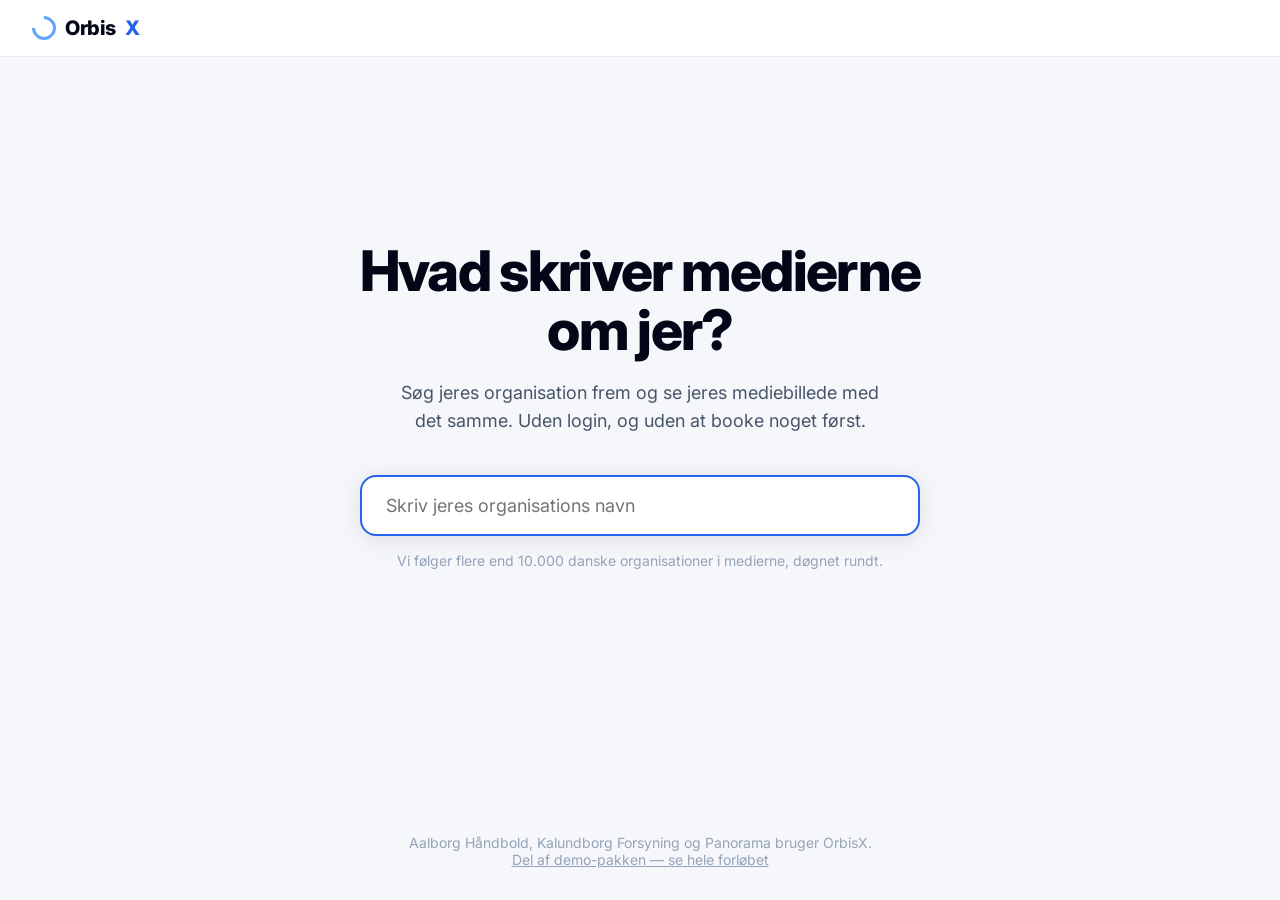
<file: index.html>
<!doctype html>
<html lang="da">
<head>
  <meta charset="utf-8">
  <meta name="viewport" content="width=device-width, initial-scale=1">
  <title>OrbisX — Hvad skriver medierne om jer?</title>
  <link rel="preconnect" href="https://fonts.googleapis.com">
  <link href="https://fonts.googleapis.com/css2?family=Inter:wght@400;600;800&display=swap" rel="stylesheet">
  <link rel="stylesheet" href="style.css">
</head>
<body>
  <header class="topbar">
    <a class="wordmark" href="./"><span class="ring"></span>Orbis<span>X</span></a>
  </header>

  <main>
    <h1>Hvad skriver medierne om jer?</h1>
    <p class="lead">Søg jeres organisation frem og se jeres mediebillede med det samme. Uden login, og uden at booke noget først.</p>

    <div class="search">
      <input id="q" type="text" placeholder="Skriv jeres organisations navn" autocomplete="off" autofocus
             aria-label="Søg efter organisation" aria-expanded="false" role="combobox" aria-controls="suggestions">
      <div class="suggestions" id="suggestions" role="listbox"></div>
    </div>
    <p class="hint">Vi følger flere end 10.000 danske organisationer i medierne, døgnet rundt.</p>
  </main>

  <footer>Aalborg Håndbold, Kalundborg Forsyning og Panorama bruger OrbisX.<br>
    <a href="https://sergentisaf.github.io/orbisx-dashboard-preview/demo-pakke.html" style="color:inherit">Del af demo-pakken — se hele forløbet</a></footer>

  <script src="app.js"></script>
  <script>
    const input = document.getElementById('q');
    const box = document.getElementById('suggestions');
    let slugs = [];
    let active = -1;

    fetch('demo-index.json').then(r => r.json()).then(d => { slugs = d; });

    function render(matches) {
      active = -1;
      if (!matches) { box.innerHTML = ''; input.setAttribute('aria-expanded', 'false'); return; }
      if (matches.length === 0) {
        box.innerHTML = '<div class="none">Ingen match endnu. Prøv en kortere del af navnet.</div>';
      } else {
        box.innerHTML = matches.map(s =>
          `<a href="landing.html?org=${encodeURIComponent(s)}" role="option">${displayName(s)}</a>`
        ).join('');
      }
      input.setAttribute('aria-expanded', 'true');
    }

    input.addEventListener('input', () => {
      const q = normalize(input.value);
      if (q.length < 2) { render(null); return; }
      const starts = [], contains = [];
      for (const s of slugs) {
        if (s.startsWith(q)) starts.push(s);
        else if (s.includes(q)) contains.push(s);
        if (starts.length >= 8) break;
      }
      render(starts.concat(contains).slice(0, 8));
    });

    input.addEventListener('keydown', e => {
      const items = box.querySelectorAll('a');
      if (!items.length) return;
      if (e.key === 'ArrowDown') { e.preventDefault(); active = (active + 1) % items.length; }
      else if (e.key === 'ArrowUp') { e.preventDefault(); active = (active - 1 + items.length) % items.length; }
      else if (e.key === 'Enter') { e.preventDefault(); (items[active] || items[0]).click(); return; }
      else return;
      items.forEach((el, i) => el.classList.toggle('active', i === active));
    });

    document.addEventListener('click', e => {
      if (!e.target.closest('.search')) render(null);
    });
  </script>
</body>
</html>
</file>
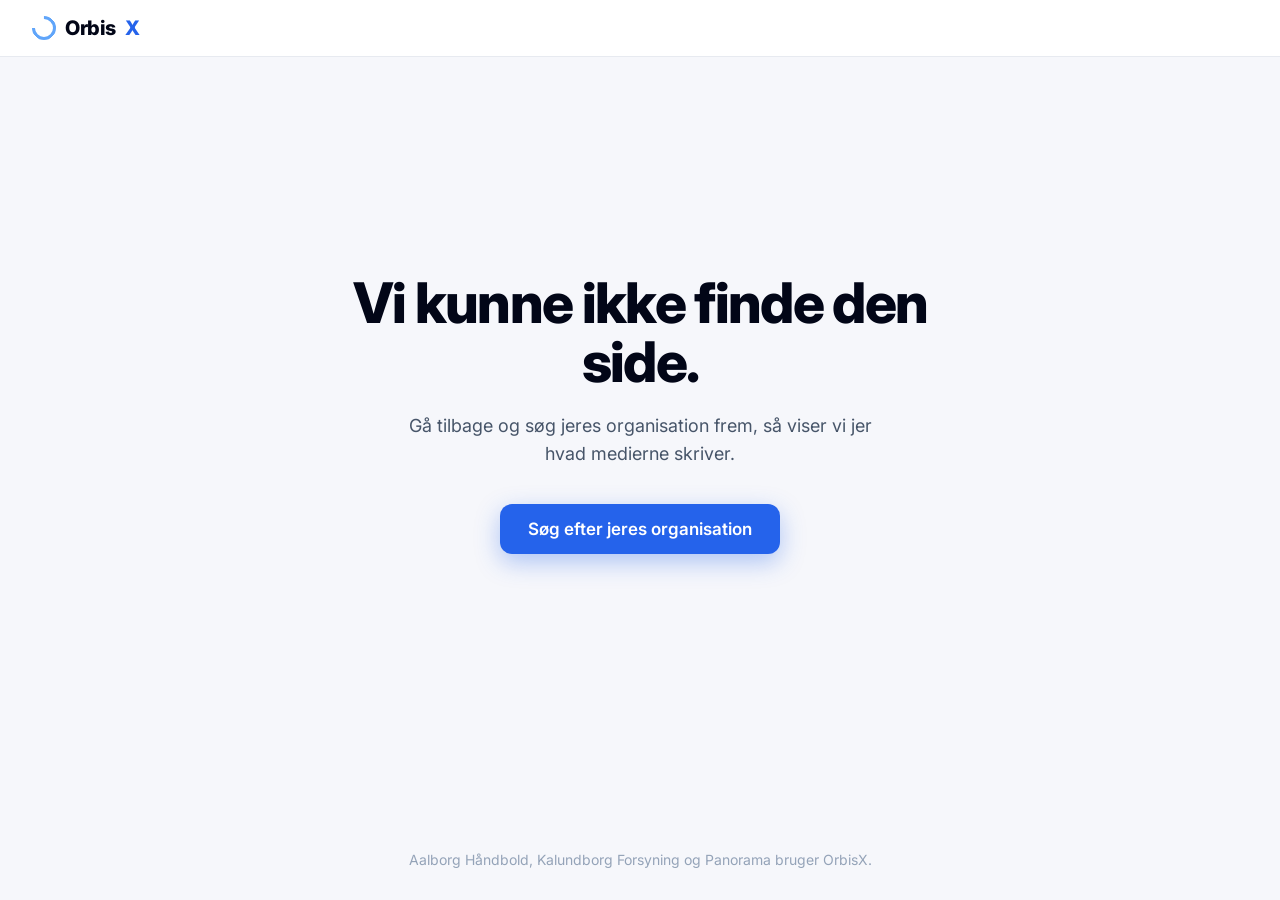
<file: landing.html>
<!doctype html>
<html lang="da">
<head>
  <meta charset="utf-8">
  <meta name="viewport" content="width=device-width, initial-scale=1">
  <title>OrbisX — Jeres mediebillede</title>
  <link rel="preconnect" href="https://fonts.googleapis.com">
  <link href="https://fonts.googleapis.com/css2?family=Inter:wght@400;600;800&display=swap" rel="stylesheet">
  <link rel="stylesheet" href="style.css">
</head>
<body>
  <header class="topbar">
    <a class="wordmark" href="./"><span class="ring"></span>Orbis<span>X</span></a>
  </header>

  <main id="content">
    <!-- udfyldes af script -->
  </main>

  <footer>Aalborg Håndbold, Kalundborg Forsyning og Panorama bruger OrbisX.</footer>

  <script src="app.js"></script>
  <script>
    const QUOTES = {
      sport: {
        text: '"Det er virkelig rart at have alle nyheder samlet på ét sted. Vi har en skærm på kontoret, hvor de seneste nyheder for os ruller over hele tiden, så vi alle ved, hvad der rører sig."',
        who: 'Martin Stigaard Skammelsen', role: 'Marketing- og oplevelseschef, Aalborg Håndbold'
      },
      forsyning: {
        text: '"Vi har valgt orbis, fordi deres produkt tilbyder opdateringer i \'real-time\' og derudover er deres nyhedsagenter ligetil og enormt funktionelle. I de år jeg har arbejdet med medier, har jeg ikke set et produkt tilbyde de features til en så konkurrencedygtig pris."',
        who: 'William Ejsing', role: 'Presseansvarlig, Kalundborg Forsyning'
      },
      privat: {
        text: '"Vi har en travl hverdag, så vi har ikke tid til at holde øje med vores brand i medierne. Vi tjekker orbis 3-4 gange i måneden, og det er trygt at vide, at agenterne har samlet det hele sammen til os – og vi bliver faktisk nævnt oftere og på andre medier, end vi lige havde regnet med. Det har frigivet dyrebar tid, at vi ikke skal surfe rundt for at holde os opdateret."',
        who: 'Camilla Panorama Højlund', role: 'Medejer, Panorama'
      }
    };

    const SPORT = ['haandbold', 'fodbold', 'boldklub', 'idraet', 'sport', 'klub', 'gymnastik', 'ishockey', 'badminton', 'elite', 'atletik', 'svoemme'];
    const FORSYNING = ['forsyning', 'vand', 'energi', 'varme', 'affald', 'renovation', 'spildevand', 'fjernvarme', 'elnet'];

    function segmentFor(slug) {
      if (SPORT.some(w => slug.includes(w))) return 'sport';
      if (FORSYNING.some(w => slug.includes(w))) return 'forsyning';
      return 'privat';
    }

    const slug = new URLSearchParams(location.search).get('org') || '';
    const main = document.getElementById('content');

    fetch('demo-index.json').then(r => r.json()).then(slugs => {
      if (!slug || !slugs.includes(slug)) {
        main.innerHTML = `
          <h1>Vi kunne ikke finde den side.</h1>
          <p class="lead">Gå tilbage og søg jeres organisation frem, så viser vi jer hvad medierne skriver.</p>
          <a class="cta" href="./">Søg efter jeres organisation</a>`;
        return;
      }

      const name = displayName(slug);
      const q = QUOTES[segmentFor(slug)];
      const demoUrl = `https://orbisx.ai/dk/da/demo/${slug}`;

      document.title = `OrbisX — ${name} i medierne`;
      main.innerHTML = `
        <p class="eyebrow">Live mediebillede</p>
        <h1>${name} er i mediebilledet.</h1>
        <p class="lead">OrbisX følger danske medier døgnet rundt og samler løbende omtaler af ${name} på en åben side. Den er klar nu, og I kan se den uden at oprette noget.</p>
        <a class="cta" href="${demoUrl}">Se jeres mediebillede live</a>
        <p class="cta-sub">Åbner jeres side på orbisx.ai. Opdateres løbende.</p>
        <p class="cta-sub" style="margin-top:6px">Tester du demo-forløbet?
          <a href="https://sergentisaf.github.io/orbisx-dashboard-preview/demo.html">Fortsæt til den forbedrede demo-side →</a></p>
        <figure class="quote-card">
          <blockquote>${q.text}</blockquote>
          <figcaption><strong>${q.who}</strong> · ${q.role}</figcaption>
        </figure>`;
    });
  </script>
</body>
</html>
</file>
<file: style.css>
/* OrbisX landing-prototype — design-tokens matcher dashboard-prototypen */
:root {
  --navy: #020617;
  --blue: #2563eb;
  --sky: #60a5fa;
  --bg: #f6f7fb;
  --card: #fff;
  --ink-soft: #475569;
  --ink-faint: #94a3b8;
  --radius: 16px;
}

* { box-sizing: border-box; margin: 0; padding: 0; }

body {
  font-family: Inter, system-ui, -apple-system, sans-serif;
  background: var(--bg);
  color: var(--navy);
  min-height: 100vh;
  display: flex;
  flex-direction: column;
}

.topbar {
  display: flex;
  justify-content: space-between;
  align-items: center;
  padding: 16px 32px;
  background: var(--card);
  border-bottom: 1px solid #e7eaf0;
}

.wordmark {
  display: flex;
  align-items: center;
  gap: 9px;
  font-weight: 800;
  font-size: 20px;
  letter-spacing: -0.02em;
  color: var(--navy);
  text-decoration: none;
}
.wordmark span { color: var(--blue); }
.wordmark .ring {
  width: 24px; height: 24px; border-radius: 50%;
  border: 3px solid var(--sky); border-top-color: transparent;
  transform: rotate(-45deg);
}

main {
  flex: 1;
  display: flex;
  flex-direction: column;
  justify-content: center;
  align-items: center;
  padding: 48px 24px 96px;
  text-align: center;
}

h1 {
  font-size: clamp(32px, 6vw, 56px);
  font-weight: 800;
  letter-spacing: -0.03em;
  line-height: 1.05;
  max-width: 16ch;
}

.lead {
  margin-top: 20px;
  font-size: 18px;
  color: var(--ink-soft);
  max-width: 44ch;
  line-height: 1.55;
}

/* Søgefelt */
.search {
  position: relative;
  margin-top: 40px;
  width: min(560px, 100%);
  text-align: left;
}

.search input {
  width: 100%;
  font: inherit;
  font-size: 18px;
  padding: 18px 24px;
  border: 2px solid transparent;
  border-radius: var(--radius);
  background: var(--card);
  box-shadow: 0 4px 24px rgba(2, 6, 23, 0.10);
  outline: none;
  transition: border-color 0.15s;
}
.search input:focus { border-color: var(--blue); }

.suggestions {
  position: absolute;
  top: calc(100% + 8px);
  left: 0;
  right: 0;
  background: var(--card);
  border-radius: var(--radius);
  box-shadow: 0 12px 40px rgba(2, 6, 23, 0.16);
  overflow: hidden;
  z-index: 10;
}
.suggestions:empty { display: none; }

.suggestions a {
  display: block;
  padding: 14px 24px;
  text-decoration: none;
  color: var(--navy);
  font-size: 16px;
}
.suggestions a:hover, .suggestions a.active { background: #eef2ff; }
.suggestions .none { padding: 14px 24px; color: var(--ink-faint); font-size: 15px; }

.hint { margin-top: 16px; font-size: 14px; color: var(--ink-faint); }

/* Landing */
.eyebrow {
  font-size: 14px;
  font-weight: 600;
  letter-spacing: 0.08em;
  text-transform: uppercase;
  color: var(--blue);
  margin-bottom: 16px;
}

.cta {
  display: inline-block;
  margin-top: 36px;
  background: var(--blue);
  color: #fff;
  font-weight: 600;
  font-size: 17px;
  padding: 15px 28px;
  border-radius: 12px;
  text-decoration: none;
  box-shadow: 0 8px 24px rgba(37, 99, 235, 0.35);
  transition: transform 0.12s, box-shadow 0.12s;
}
.cta:hover { transform: translateY(-1px); box-shadow: 0 12px 32px rgba(37, 99, 235, 0.42); }

.cta-sub { margin-top: 14px; font-size: 14px; color: var(--ink-faint); }

.quote-card {
  margin-top: 64px;
  background: var(--card);
  border-radius: var(--radius);
  box-shadow: 0 1px 3px rgba(2, 6, 23, 0.08);
  padding: 32px 36px;
  max-width: 560px;
  text-align: left;
}
.quote-card blockquote {
  font-size: 16px;
  line-height: 1.6;
  color: var(--navy);
}
.quote-card figcaption {
  margin-top: 16px;
  font-size: 14px;
  color: var(--ink-soft);
}
.quote-card figcaption strong { color: var(--navy); }

footer {
  padding: 32px 24px;
  text-align: center;
  font-size: 14px;
  color: var(--ink-faint);
}

@media (max-width: 600px) {
  .topbar { padding: 18px 20px; }
  main { padding-bottom: 64px; }
}
</file>
